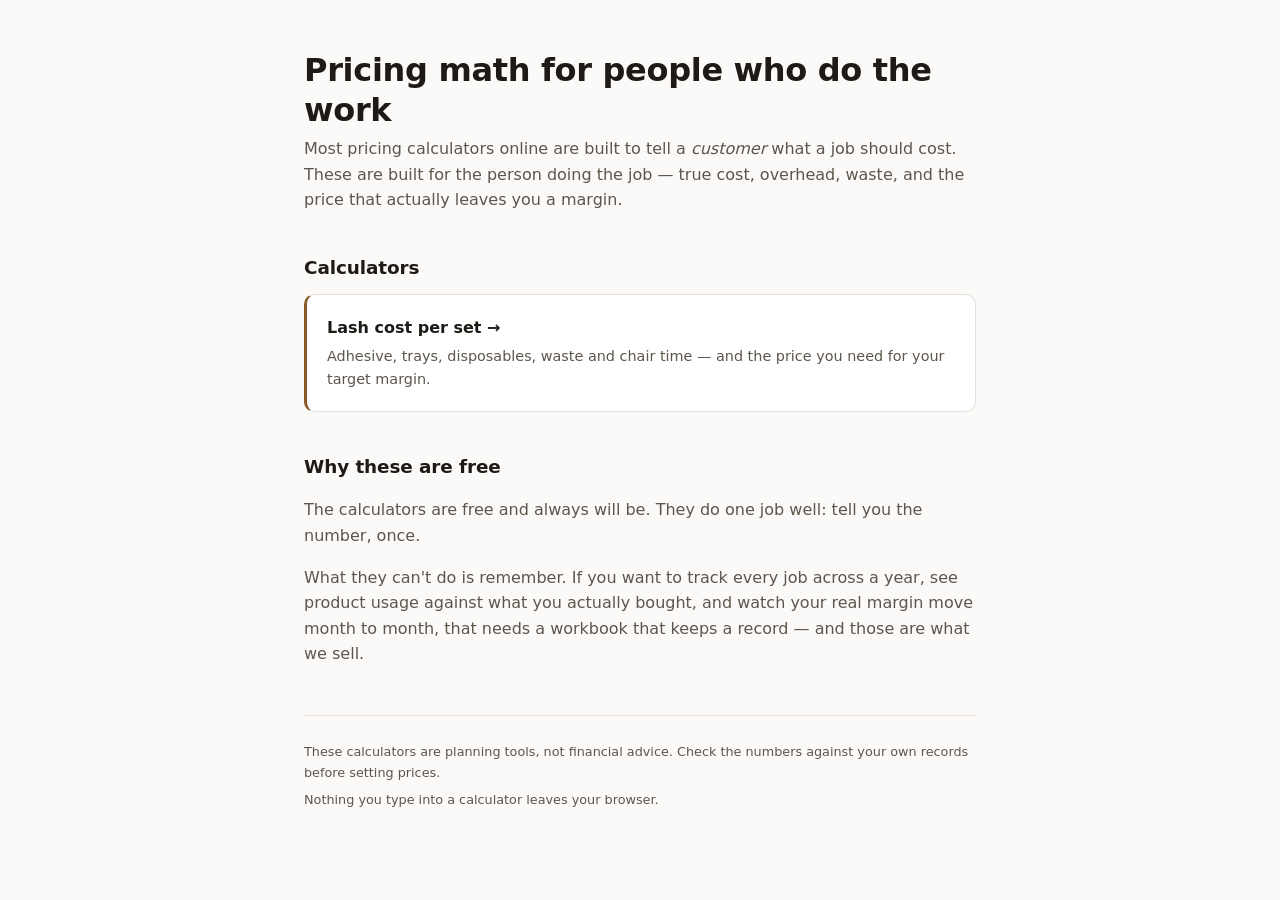
<file: index.html>
<!DOCTYPE html>
<html lang="en">
<head>
<meta charset="utf-8">
<meta name="viewport" content="width=device-width, initial-scale=1">
<title>Trade Tools</title>
<meta name="description" content="Free pricing calculators built for the operator, not the customer. Work out what your work actually costs you and what you need to charge.">
<link rel="stylesheet" href="assets/style.css">
</head>
<body>
<div class="wrap">

<h1>Pricing math for people who do the work</h1>
<p class="sub">Most pricing calculators online are built to tell a <em>customer</em> what a job should cost. These are built for the person doing the job — true cost, overhead, waste, and the price that actually leaves you a margin.</p>

<h2>Calculators</h2>

<a class="cta" href="calculators/lash-cost-per-set/" style="margin-top:.75rem">
  <div class="t">Lash cost per set →</div>
  <div class="d">Adhesive, trays, disposables, waste and chair time — and the price you need for your target margin.</div>
</a>

<!-- Add one block per calculator as each goes live. Keep the list short and
     real: an empty "coming soon" link costs more trust than it buys. -->

<h2>Why these are free</h2>
<div class="prose">
  <p>The calculators are free and always will be. They do one job well: tell you the number, once.</p>
  <p>What they can't do is remember. If you want to track every job across a year, see product usage against what you actually bought, and watch your real margin move month to month, that needs a workbook that keeps a record — and those are what we sell.</p>
</div>

<footer>
  <p>These calculators are planning tools, not financial advice. Check the numbers against your own records before setting prices.</p>
  <p>Nothing you type into a calculator leaves your browser.</p>
</footer>

</div>
</body>
</html>
</file>
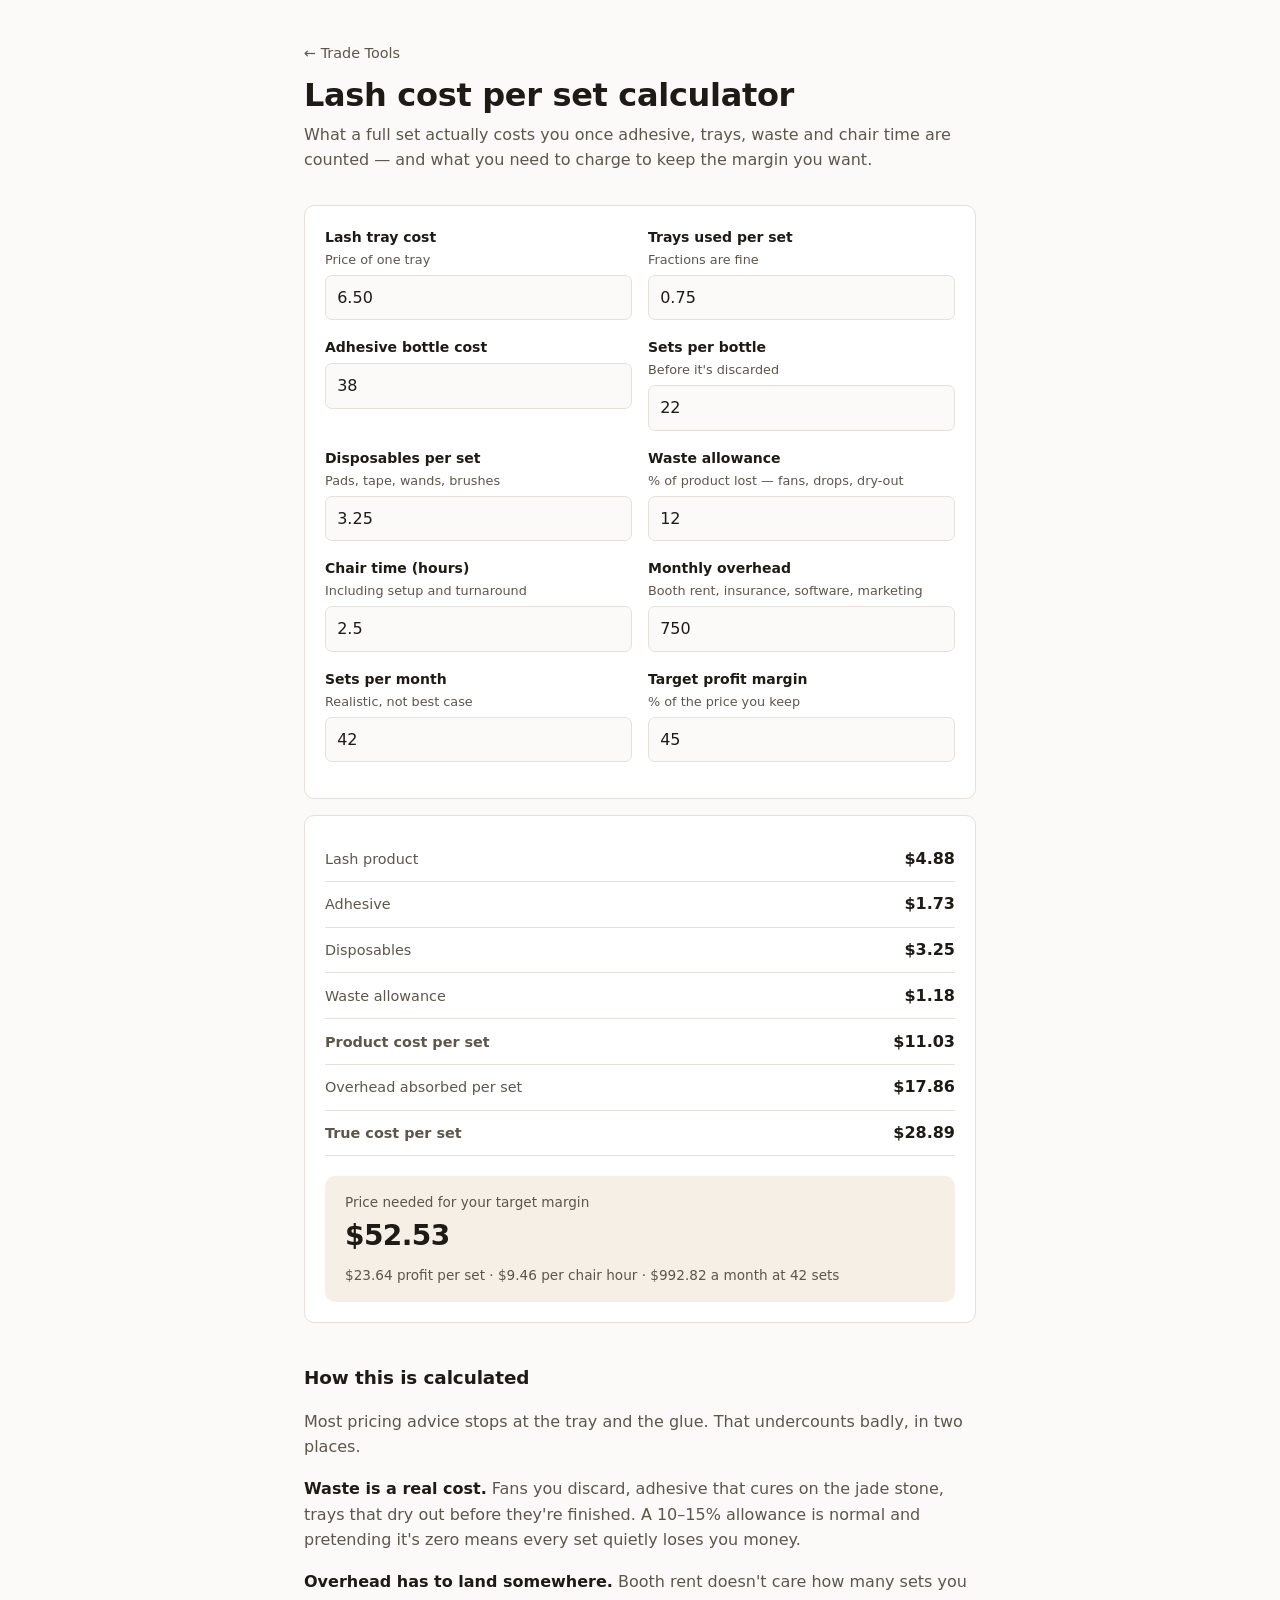
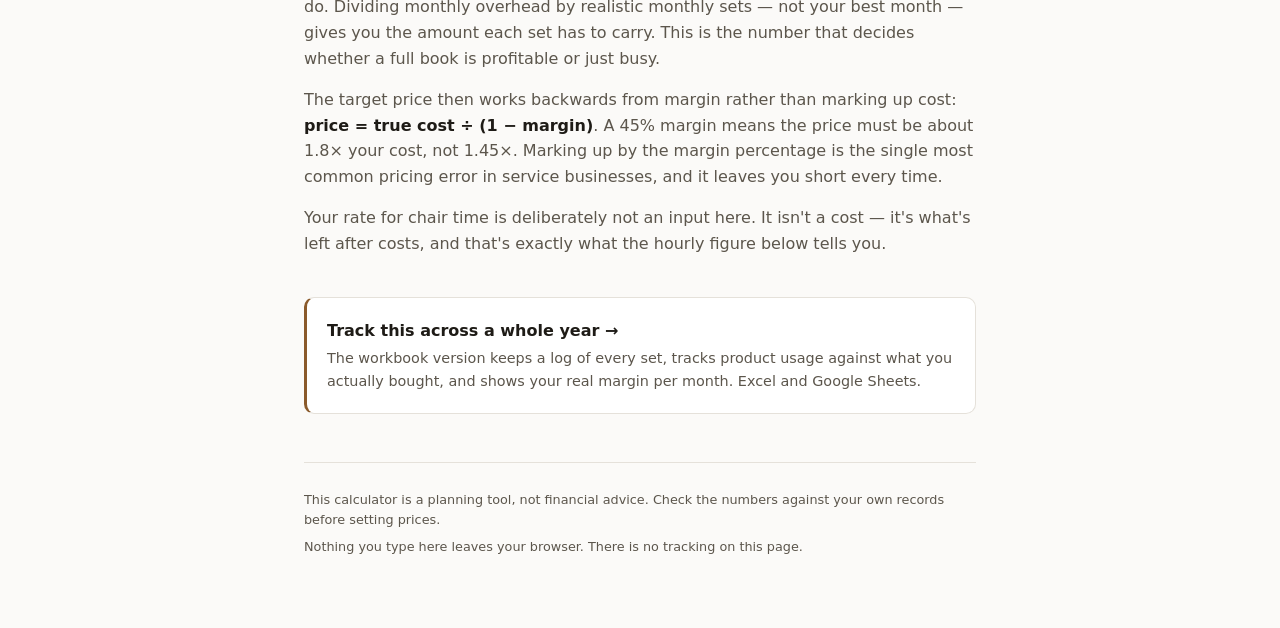
<file: calculators/lash-cost-per-set/index.html>
<!DOCTYPE html>
<html lang="en">
<head>
<meta charset="utf-8">
<meta name="viewport" content="width=device-width, initial-scale=1">
<title>Lash Cost Per Set Calculator</title>
<meta name="description" content="Work out what a full set of lash extensions actually costs you — adhesive, trays, waste and chair time — and what you need to charge to hit your margin.">
<link rel="stylesheet" href="../../assets/style.css">
</head>
<body>
<div class="wrap">

<header><a class="home" href="../../">← Trade Tools</a></header>

<h1>Lash cost per set calculator</h1>
<p class="sub">What a full set actually costs you once adhesive, trays, waste and chair time are counted — and what you need to charge to keep the margin you want.</p>

<div class="card">
  <div class="grid2">
    <div class="field">
      <label for="trayCost">Lash tray cost
        <span class="hint">Price of one tray</span>
      </label>
      <input type="number" id="trayCost" value="6.50" min="0" step="0.01">
    </div>
    <div class="field">
      <label for="traysPerSet">Trays used per set
        <span class="hint">Fractions are fine</span>
      </label>
      <input type="number" id="traysPerSet" value="0.75" min="0" step="0.05">
    </div>
    <div class="field">
      <label for="adhesiveCost">Adhesive bottle cost</label>
      <input type="number" id="adhesiveCost" value="38" min="0" step="0.01">
    </div>
    <div class="field">
      <label for="setsPerBottle">Sets per bottle
        <span class="hint">Before it's discarded</span>
      </label>
      <input type="number" id="setsPerBottle" value="22" min="1" step="1">
    </div>
    <div class="field">
      <label for="disposables">Disposables per set
        <span class="hint">Pads, tape, wands, brushes</span>
      </label>
      <input type="number" id="disposables" value="3.25" min="0" step="0.01">
    </div>
    <div class="field">
      <label for="wastePct">Waste allowance
        <span class="hint">% of product lost — fans, drops, dry-out</span>
      </label>
      <input type="number" id="wastePct" value="12" min="0" max="100" step="1">
    </div>
    <div class="field">
      <label for="chairHours">Chair time (hours)
        <span class="hint">Including setup and turnaround</span>
      </label>
      <input type="number" id="chairHours" value="2.5" min="0.25" step="0.25">
    </div>
    <div class="field">
      <label for="overheadMonth">Monthly overhead
        <span class="hint">Booth rent, insurance, software, marketing</span>
      </label>
      <input type="number" id="overheadMonth" value="750" min="0" step="10">
    </div>
    <div class="field">
      <label for="setsPerMonth">Sets per month
        <span class="hint">Realistic, not best case</span>
      </label>
      <input type="number" id="setsPerMonth" value="42" min="1" step="1">
    </div>
    <div class="field">
      <label for="targetMargin">Target profit margin
        <span class="hint">% of the price you keep</span>
      </label>
      <input type="number" id="targetMargin" value="45" min="0" max="95" step="1">
    </div>
  </div>
</div>

<div class="results card" style="margin-top:1rem">
  <div class="row"><span class="k">Lash product</span><span class="v" id="rTray">—</span></div>
  <div class="row"><span class="k">Adhesive</span><span class="v" id="rGlue">—</span></div>
  <div class="row"><span class="k">Disposables</span><span class="v" id="rDisp">—</span></div>
  <div class="row"><span class="k">Waste allowance</span><span class="v" id="rWaste">—</span></div>
  <div class="row"><span class="k"><strong>Product cost per set</strong></span><span class="v" id="rProduct">—</span></div>
  <div class="row"><span class="k">Overhead absorbed per set</span><span class="v" id="rOverhead">—</span></div>
  <div class="row"><span class="k"><strong>True cost per set</strong></span><span class="v" id="rTotal">—</span></div>

  <div class="headline">
    <div class="k">Price needed for your target margin</div>
    <div class="v" id="rPrice">—</div>
    <div class="note" id="rNote">—</div>
  </div>
</div>

<h2>How this is calculated</h2>
<div class="prose">
  <p>Most pricing advice stops at the tray and the glue. That undercounts badly, in two places.</p>
  <p><strong>Waste is a real cost.</strong> Fans you discard, adhesive that cures on the jade stone, trays that dry out before they're finished. A 10–15% allowance is normal and pretending it's zero means every set quietly loses you money.</p>
  <p><strong>Overhead has to land somewhere.</strong> Booth rent doesn't care how many sets you do. Dividing monthly overhead by realistic monthly sets — not your best month — gives you the amount each set has to carry. This is the number that decides whether a full book is profitable or just busy.</p>
  <p>The target price then works backwards from margin rather than marking up cost: <strong>price = true cost ÷ (1 − margin)</strong>. A 45% margin means the price must be about 1.8× your cost, not 1.45×. Marking up by the margin percentage is the single most common pricing error in service businesses, and it leaves you short every time.</p>
  <p>Your rate for chair time is deliberately not an input here. It isn't a cost — it's what's left after costs, and that's exactly what the hourly figure below tells you.</p>
</div>

<a class="cta" href="#">
  <div class="t">Track this across a whole year →</div>
  <div class="d">The workbook version keeps a log of every set, tracks product usage against what you actually bought, and shows your real margin per month. Excel and Google Sheets.</div>
</a>

<footer>
  <p>This calculator is a planning tool, not financial advice. Check the numbers against your own records before setting prices.</p>
  <p>Nothing you type here leaves your browser. There is no tracking on this page.</p>
</footer>

</div>

<script>
(function () {
  var ids = ['trayCost','traysPerSet','adhesiveCost','setsPerBottle','disposables',
             'wastePct','chairHours','overheadMonth','setsPerMonth','targetMargin'];

  var money = function (n) {
    return (n < 0 ? '-$' : '$') + Math.abs(n).toFixed(2);
  };

  function val(id) {
    var n = parseFloat(document.getElementById(id).value);
    return isFinite(n) ? n : 0;
  }

  function calc() {
    var tray       = val('trayCost') * val('traysPerSet');
    var glue       = val('setsPerBottle') > 0 ? val('adhesiveCost') / val('setsPerBottle') : 0;
    var disposable = val('disposables');

    var consumables = tray + glue + disposable;
    var waste       = consumables * (val('wastePct') / 100);
    var product     = consumables + waste;

    var sets     = Math.max(val('setsPerMonth'), 1);
    var overhead = val('overheadMonth') / sets;
    var total    = product + overhead;

    var margin = Math.min(Math.max(val('targetMargin'), 0), 95) / 100;
    var price  = total / (1 - margin);

    var hours    = Math.max(val('chairHours'), 0.25);
    var perHour  = (price - total) / hours;

    document.getElementById('rTray').textContent     = money(tray);
    document.getElementById('rGlue').textContent     = money(glue);
    document.getElementById('rDisp').textContent     = money(disposable);
    document.getElementById('rWaste').textContent    = money(waste);
    document.getElementById('rProduct').textContent  = money(product);
    document.getElementById('rOverhead').textContent = money(overhead);
    document.getElementById('rTotal').textContent    = money(total);
    document.getElementById('rPrice').textContent    = money(price);

    document.getElementById('rNote').textContent =
      money(price - total) + ' profit per set · ' + money(perHour) + ' per chair hour · ' +
      money((price - total) * sets) + ' a month at ' + sets + ' sets';
  }

  ids.forEach(function (id) {
    document.getElementById(id).addEventListener('input', calc);
  });

  calc();
})();
</script>
</body>
</html>
</file>
<file: assets/style.css>
:root {
  --bg: #fbfaf8;
  --surface: #ffffff;
  --border: #e5e1da;
  --ink: #1e1b16;
  --ink-soft: #5c564c;
  --accent: #8a5a2b;
  --accent-soft: #f5efe6;
  --good: #2f6b4f;
  --radius: 10px;
  --maxw: 44rem;
}

@media (prefers-color-scheme: dark) {
  :root:not([data-theme="light"]) {
    --bg: #17150f;
    --surface: #211e17;
    --border: #38332a;
    --ink: #f2ede4;
    --ink-soft: #a9a196;
    --accent: #d8a35f;
    --accent-soft: #2b2419;
    --good: #7cc4a0;
  }
}

:root[data-theme="dark"] {
  --bg: #17150f;
  --surface: #211e17;
  --border: #38332a;
  --ink: #f2ede4;
  --ink-soft: #a9a196;
  --accent: #d8a35f;
  --accent-soft: #2b2419;
  --good: #7cc4a0;
}

* { box-sizing: border-box; }

body {
  margin: 0;
  background: var(--bg);
  color: var(--ink);
  font: 16px/1.6 ui-sans-serif, system-ui, -apple-system, "Segoe UI", sans-serif;
  -webkit-text-size-adjust: 100%;
}

.wrap {
  max-width: var(--maxw);
  margin: 0 auto;
  padding: 2.5rem 16px 4rem;
}

header a.home {
  color: var(--ink-soft);
  text-decoration: none;
  font-size: .9rem;
}

h1 {
  font-size: clamp(1.5rem, 4.5vw, 2rem);
  line-height: 1.25;
  margin: .6rem 0 .4rem;
  letter-spacing: -.01em;
}

.sub { color: var(--ink-soft); margin: 0 0 2rem; }

h2 {
  font-size: 1.15rem;
  margin: 2.5rem 0 .75rem;
  letter-spacing: -.005em;
}

.card {
  background: var(--surface);
  border: 1px solid var(--border);
  border-radius: var(--radius);
  padding: 1.25rem;
}

.field { margin-bottom: 1rem; }
.field:last-child { margin-bottom: 0; }

label {
  display: block;
  font-size: .875rem;
  font-weight: 550;
  margin-bottom: .3rem;
}

label .hint {
  display: block;
  font-weight: 400;
  color: var(--ink-soft);
  font-size: .8rem;
  margin-top: .1rem;
}

input[type="number"] {
  width: 100%;
  padding: .55rem .7rem;
  font: inherit;
  color: var(--ink);
  background: var(--bg);
  border: 1px solid var(--border);
  border-radius: 7px;
}

input[type="number"]:focus-visible {
  outline: 2px solid var(--accent);
  outline-offset: 1px;
}

.grid2 { display: grid; grid-template-columns: 1fr 1fr; gap: 0 1rem; }
@media (max-width: 30rem) { .grid2 { grid-template-columns: 1fr; } }

.results { margin-top: 1.5rem; }

.row {
  display: flex;
  justify-content: space-between;
  align-items: baseline;
  gap: 1rem;
  padding: .6rem 0;
  border-bottom: 1px solid var(--border);
}

.row:last-child { border-bottom: 0; }
.row .k { color: var(--ink-soft); font-size: .9rem; }
.row .v { font-variant-numeric: tabular-nums; font-weight: 600; }

.headline {
  background: var(--accent-soft);
  border-radius: var(--radius);
  padding: 1rem 1.25rem;
  margin-top: 1.25rem;
}

.headline .k { font-size: .85rem; color: var(--ink-soft); }

.headline .v {
  font-size: 1.75rem;
  font-weight: 650;
  font-variant-numeric: tabular-nums;
  letter-spacing: -.02em;
}

.headline .note { font-size: .85rem; color: var(--ink-soft); margin-top: .35rem; }

.prose p { color: var(--ink-soft); }
.prose strong { color: var(--ink); }

.cta {
  display: block;
  margin-top: 2.5rem;
  padding: 1.25rem;
  border: 1px solid var(--border);
  border-left: 3px solid var(--accent);
  border-radius: var(--radius);
  background: var(--surface);
  text-decoration: none;
  color: inherit;
}

.cta .t { font-weight: 600; margin-bottom: .25rem; }
.cta .d { color: var(--ink-soft); font-size: .9rem; }

footer {
  margin-top: 3rem;
  padding-top: 1.25rem;
  border-top: 1px solid var(--border);
  color: var(--ink-soft);
  font-size: .8rem;
}

footer p { margin: .4rem 0; }
</file>
